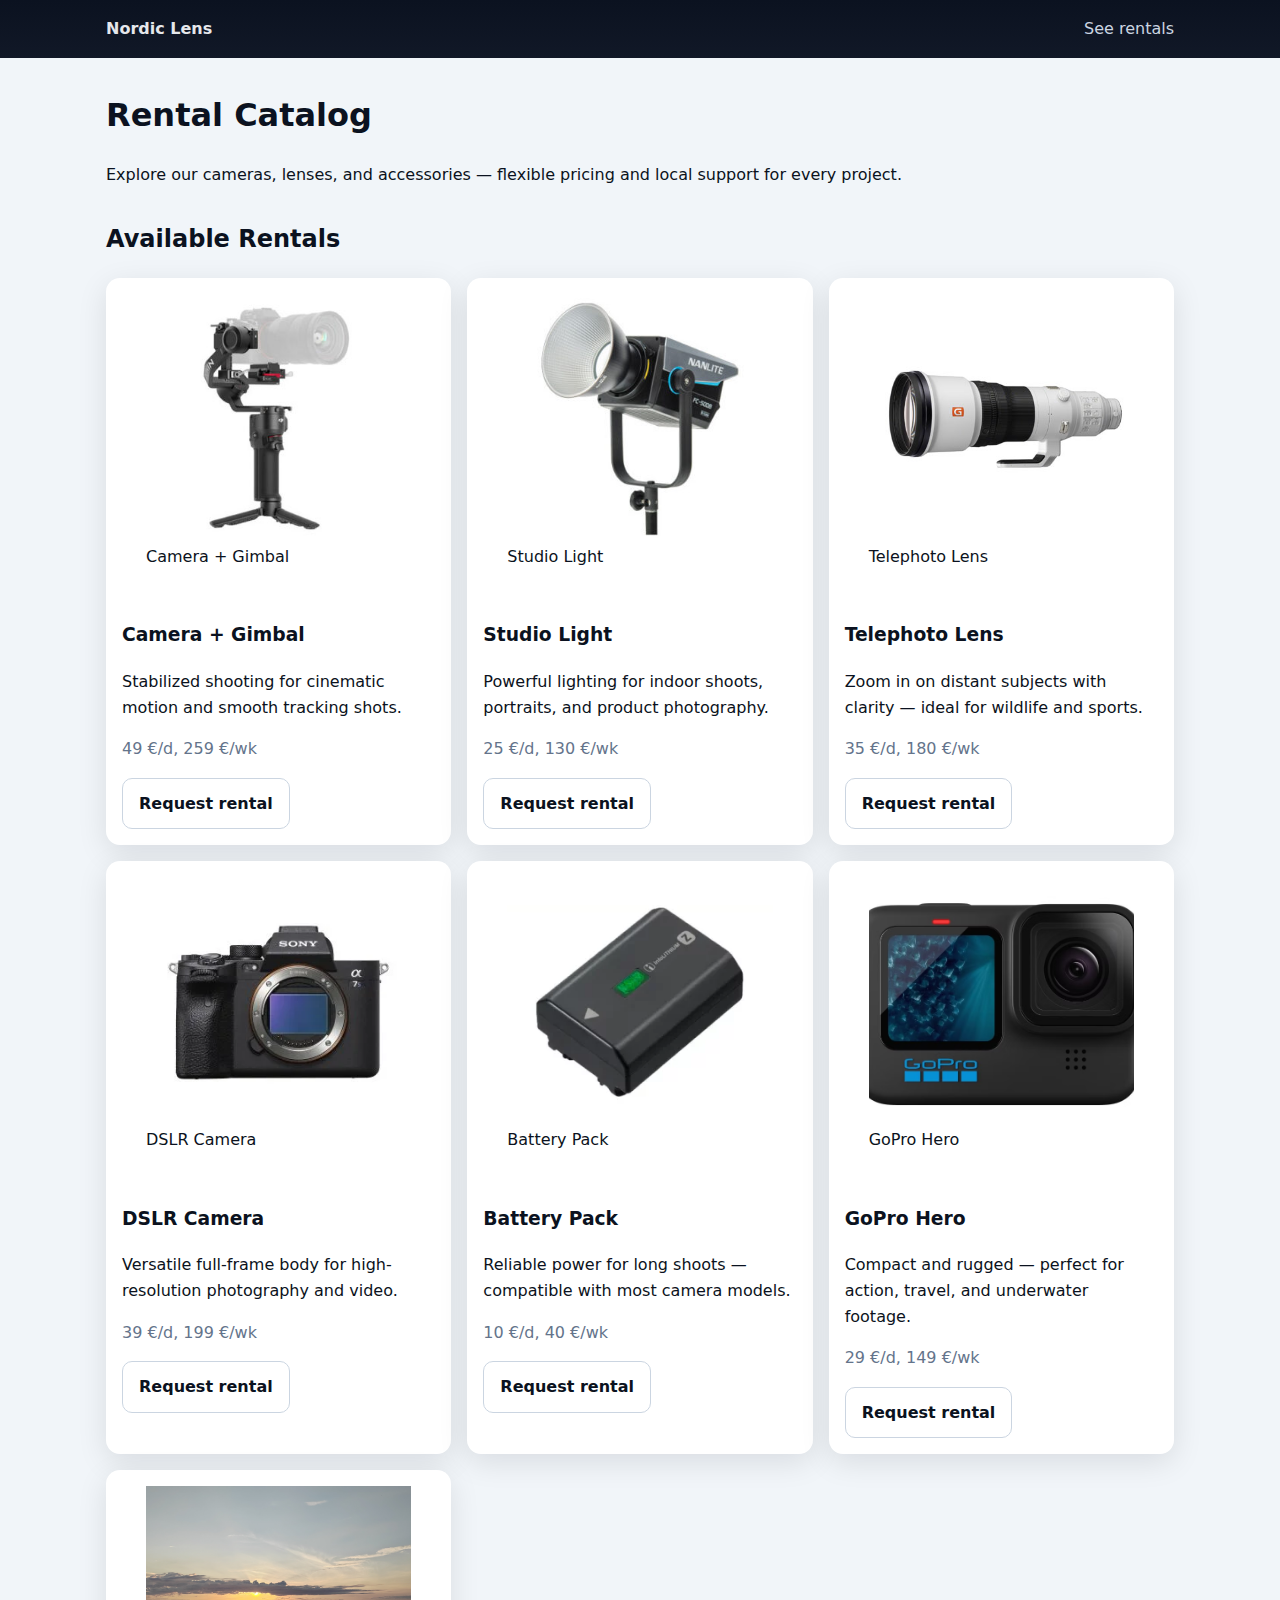
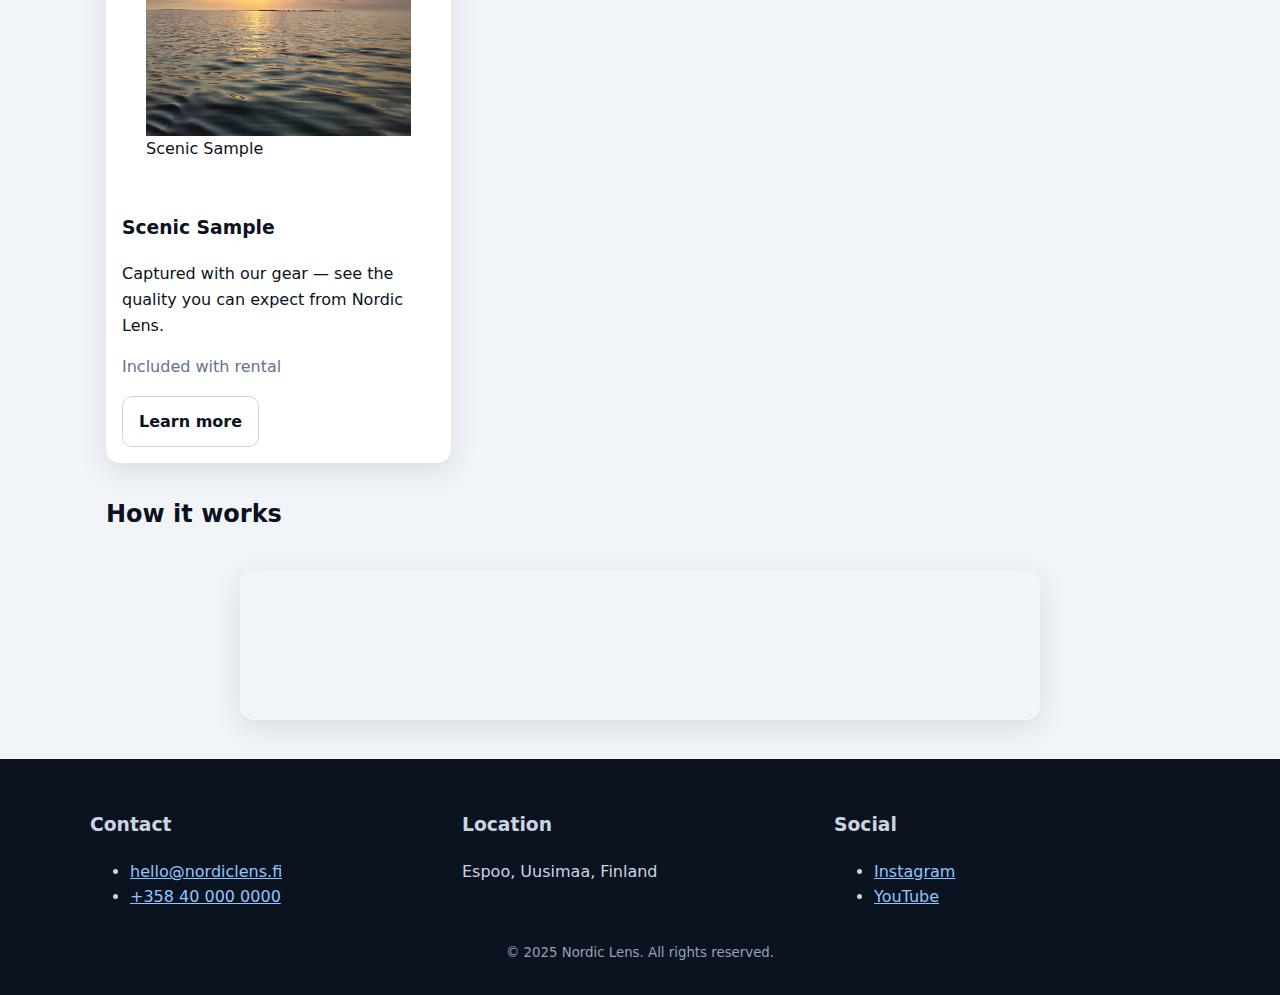
<file: task-j/catalog.html>
<!DOCTYPE html>
<html lang="en">
<head>
  <meta charset="UTF-8" />
  <meta name="viewport" content="width=device-width, initial-scale=1" />
  <title>Nordic Lens — Rental Catalog</title>
  <meta name="description" content="Browse cameras, lenses, and accessories available for rental." />
  <link rel="stylesheet" href="style.css" />
</head>
<body>
 
  <header class="site-header">
    <nav class="nav" aria-label="Primary">
      <a class="logo" href="index.html">Nordic Lens</a>
      <a class="nav-link" href="catalog.html">See rentals</a>
    </nav>
  </header>

  <main>
   
    <section class="about" aria-labelledby="catalog-title">
      <h1 id="catalog-title">Rental Catalog</h1>
      <p>Explore our cameras, lenses, and accessories — flexible pricing and local support for every project.</p>
    </section>

   
    <section class="featured" aria-labelledby="products-title">
      <h2 id="products-title">Available Rentals</h2>
      <div class="cards">
        <article class="card">
          <figure>
            <img src="images/pic5.jpg" alt="Camera mounted on gimbal stabilizer" loading="lazy" />
            <figcaption>Camera + Gimbal</figcaption>
          </figure>
          <div class="card-body">
            <h3>Camera + Gimbal</h3>
            <p>Stabilized shooting for cinematic motion and smooth tracking shots.</p>
            <p class="price">49 €/d, 259 €/wk</p>
            <a class="btn btn-outline" href="#">Request rental</a>
          </div>
        </article>

        <article class="card">
          <figure>
            <img src="images/pic6.jpg" alt="Studio light mounted on stand" loading="lazy" />
            <figcaption>Studio Light</figcaption>
          </figure>
          <div class="card-body">
            <h3>Studio Light</h3>
            <p>Powerful lighting for indoor shoots, portraits, and product photography.</p>
            <p class="price">25 €/d, 130 €/wk</p>
            <a class="btn btn-outline" href="#">Request rental</a>
          </div>
        </article>

        <article class="card">
          <figure>
            <img src="images/pic7.jpg" alt="Telephoto camera lens" loading="lazy" />
            <figcaption>Telephoto Lens</figcaption>
          </figure>
          <div class="card-body">
            <h3>Telephoto Lens</h3>
            <p>Zoom in on distant subjects with clarity — ideal for wildlife and sports.</p>
            <p class="price">35 €/d, 180 €/wk</p>
            <a class="btn btn-outline" href="#">Request rental</a>
          </div>
        </article>

        <article class="card">
          <figure>
            <img src="images/pic8.webp" alt="Professional DSLR camera body" loading="lazy" />
            <figcaption>DSLR Camera</figcaption>
          </figure>
          <div class="card-body">
            <h3>DSLR Camera</h3>
            <p>Versatile full-frame body for high-resolution photography and video.</p>
            <p class="price">39 €/d, 199 €/wk</p>
            <a class="btn btn-outline" href="#">Request rental</a>
          </div>
        </article>

        <article class="card">
          <figure>
            <img src="images/pic9.jpg" alt="Camera battery pack" loading="lazy" />
            <figcaption>Battery Pack</figcaption>
          </figure>
          <div class="card-body">
            <h3>Battery Pack</h3>
            <p>Reliable power for long shoots — compatible with most camera models.</p>
            <p class="price">10 €/d, 40 €/wk</p>
            <a class="btn btn-outline" href="#">Request rental</a>
          </div>
        </article>

        <article class="card">
          <figure>
            <img src="images/pic10.jpg" alt="GoPro action camera" loading="lazy" />
            <figcaption>GoPro Hero</figcaption>
          </figure>
          <div class="card-body">
            <h3>GoPro Hero</h3>
            <p>Compact and rugged — perfect for action, travel, and underwater footage.</p>
            <p class="price">29 €/d, 149 €/wk</p>
            <a class="btn btn-outline" href="#">Request rental</a>
          </div>
        </article>

        <article class="card">
          <figure>
            <img src="images/example.jpg" alt="Sunset over water" loading="lazy" />
            <figcaption>Scenic Sample</figcaption>
          </figure>
          <div class="card-body">
            <h3>Scenic Sample</h3>
            <p>Captured with our gear — see the quality you can expect from Nordic Lens.</p>
            <p class="price">Included with rental</p>
            <a class="btn btn-outline" href="#">Learn more</a>
          </div>
        </article>
      </div>
    </section>

    
   <section class="featured" aria-labelledby="video-title">
      <h2 id="video-title">How it works</h2>
      <div class="video-wrapper" style="max-width: 800px; margin: 0 auto;">
        <iframe width="100%" height="450" src="https://www.youtube.com/embed/TutyeNruYvU?si=8fwbZK9risfK8sYs" 
          title="YouTube video player" frameborder="0" 
          allow="accelerometer; autoplay; clipboard-write; encrypted-media; gyroscope; picture-in-picture; web-share" 
          referrerpolicy="strict-origin-when-cross-origin" allowfullscreen>
        </iframe>
      </div>
    </section>
  </main>

 
  <footer class="site-footer">
    <div class="footer-grid">
      <section aria-labelledby="contact-title">
        <h3 id="contact-title">Contact</h3>
        <ul>
          <li><a href="mailto:hello@nordiclens.fi">hello@nordiclens.fi</a></li>
          <li><a href="tel:+358400000000">+358 40 000 0000</a></li>
        </ul>
      </section>

      <section aria-labelledby="location-title">
        <h3 id="location-title">Location</h3>
        <p>Espoo, Uusimaa, Finland</p>
      </section>

      <section aria-labelledby="social-title">
        <h3 id="social-title">Social</h3>
        <ul>
          <li><a href="#" aria-label="Instagram">Instagram</a></li>
          <li><a href="#" aria-label="YouTube">YouTube</a></li>
        </ul>
      </section>
    </div>
    <small>© 2025 Nordic Lens. All rights reserved.</small>
  </footer>
</body>
</html>
</file>
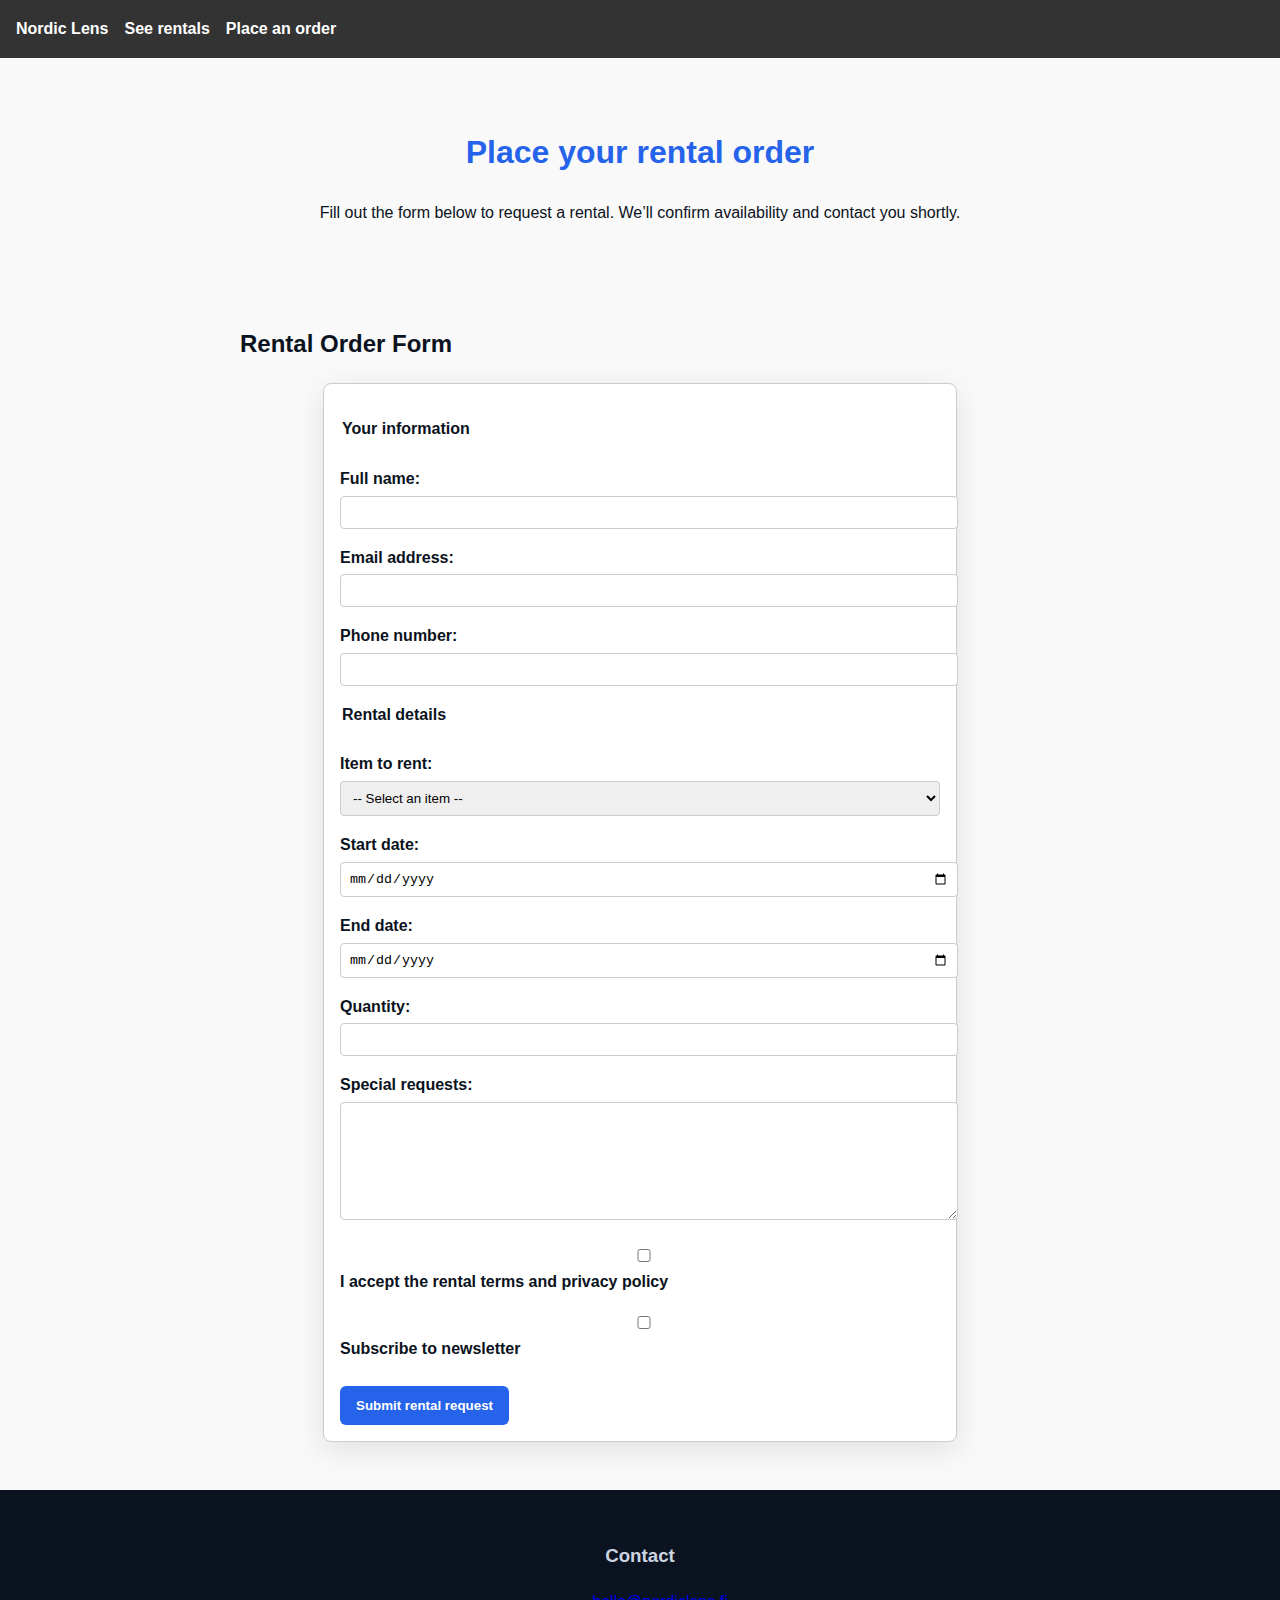
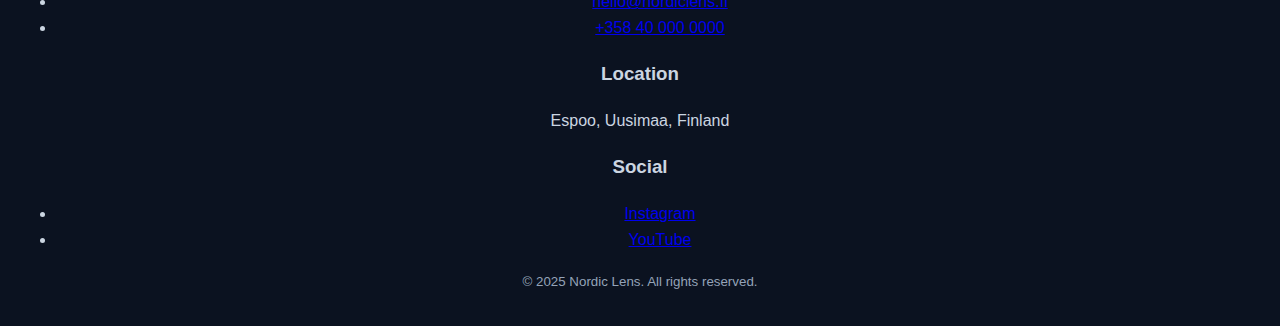
<file: task-k/order.html>
<!DOCTYPE html>
<html lang="en">
<head>
  <meta charset="UTF-8" />
  <meta name="viewport" content="width=device-width, initial-scale=1" />
  <title>Order | Nordic Lens</title>
  <meta name="description" content="Submit a rental order request with Nordic Lens." />
  <link rel="stylesheet" href="style.css" />
</head>
<body>
  
  <header class="site-header">
    <nav class="nav" aria-label="Primary">
      <a class="logo" href="index.html">Nordic Lens</a>
      <a class="nav-link" href="catalog.html">See rentals</a>
      <a class="nav-link" href="task-k/order.html" aria-current="page">Place an order</a>
    </nav>
  </header>

  <main>
    <section class="intro" aria-labelledby="intro-title">
      <h1 id="intro-title">Place your rental order</h1>
      <p>Fill out the form below to request a rental. We’ll confirm availability and contact you shortly.</p>
    </section>

    <section class="order-form" aria-labelledby="form-title">
      <h2 id="form-title">Rental Order Form</h2>
      <form action="index.html" method="get">
        
        <fieldset>
          <legend>Your information</legend>
          <label for="name">Full name:</label>
          <input type="text" id="name" name="name" required />

          <label for="email">Email address:</label>
          <input type="email" id="email" name="email" required />

          <label for="phone">Phone number:</label>
          <input type="tel" id="phone" name="phone" required />
        </fieldset>

        <fieldset>
          <legend>Rental details</legend>
          <label for="item">Item to rent:</label>
          <select id="item" name="item" required>
            <option value="">-- Select an item --</option>
            <option value="sony-a7iv">Sony A7 IV</option>
            <option value="canon-r6">Canon EOS R6</option>
            <option value="gopro-hero9">GoPro Hero 9</option>
          </select>

          <label for="start">Start date:</label>
          <input type="date" id="start" name="start" required />

          <label for="end">End date:</label>
          <input type="date" id="end" name="end" required />

          <label for="quantity">Quantity:</label>
          <input type="number" id="quantity" name="quantity" min="1" max="5" required />
        </fieldset>

        <label for="message">Special requests:</label>
        <textarea id="message" name="message"></textarea>

        <label>
          <input type="checkbox" name="terms" required />
          I accept the rental terms and privacy policy
        </label>

        <label>
          <input type="checkbox" name="newsletter" />
          Subscribe to newsletter
        </label>

        <button type="submit" class="btn btn-primary">Submit rental request</button>
      </form>
    </section>
  </main>

  <footer class="site-footer">
    <div class="footer-grid">
      <section aria-labelledby="contact-title">
        <h3 id="contact-title">Contact</h3>
        <ul>
          <li><a href="mailto:hello@nordiclens.fi">hello@nordiclens.fi</a></li>
          <li><a href="tel:+358400000000">+358 40 000 0000</a></li>
        </ul>
      </section>
      <section aria-labelledby="location-title">
        <h3 id="location-title">Location</h3>
        <p>Espoo, Uusimaa, Finland</p>
      </section>
      <section aria-labelledby="social-title">
        <h3 id="social-title">Social</h3>
        <ul>
          <li><a href="#" aria-label="Instagram">Instagram</a></li>
          <li><a href="#" aria-label="YouTube">YouTube</a></li>
        </ul>
      </section>
    </div>
    <small>© 2025 Nordic Lens. All rights reserved.</small>
  </footer>
</body>
</html>
</file>
<file: task-j/style.css>
* { box-sizing: border-box; }
html, body { margin: 0; padding: 0; }
:root {
  --bg: #0b1220;
  --text: #0b1220;
  --muted: #64748b;
  --light: #f1f5f9;
  --surface: #ffffff;
  --primary: #2563eb;
  --radius: 14px;
  --shadow: 0 8px 30px rgba(2, 8, 23, 0.1);
}
body {
  font-family: system-ui, -apple-system, Segoe UI, Roboto, Inter, Arial, sans-serif;
  color: var(--text);
  background: var(--light);
  line-height: 1.6;
}

.site-header { background: linear-gradient(180deg, #0b1220, #111827); color: #e5e7eb; }
.nav {
  max-width: 1100px;
  margin: 0 auto;
  padding: 1rem;
  display: flex;
  align-items: center;
  justify-content: space-between;
}
.logo { color: #e5e7eb; text-decoration: none; font-weight: 700; }
.nav-link { color: #cbd5e1; text-decoration: none; margin-left: 1rem; }
.nav-link:hover { color: #fff; }

.hero {
  max-width: 1100px;
  margin: 0 auto;
  padding: 2rem 1rem;
  display: grid;
  grid-template-columns: 1.1fr 0.9fr;
  gap: 2rem;
}
.hero h1 { color: #fff; font-size: clamp(2rem, 4vw, 3rem); margin: 0 0 0.5rem; }
.hero p { color: #cbd5e1; margin: 0 0 1rem; }
.hero-media img { width: 100%; height: auto; border-radius: var(--radius); box-shadow: var(--shadow); }
.hero-media figcaption { color: #9ca3af; font-size: 0.9rem; margin-top: 0.5rem; }

.btn {
  display: inline-block;
  text-decoration: none;
  padding: 0.75rem 1rem;
  border-radius: 10px;
  font-weight: 600;
}
.btn-primary { background: var(--primary); color: #fff; }
.btn-primary:hover { background: #1d4ed8; }
.btn-outline { border: 1px solid #cbd5e1; color: var(--text); background: #fff; }
.btn-outline:hover { border-color: #94a3b8; }

.about, .featured, .benefits, .cta {
  max-width: 1100px;
  margin: 2rem auto;
  padding: 0 1rem;
}

.cards {
  display: grid;
  grid-template-columns: repeat(3, 1fr);
  gap: 1rem;
}
.card {
  background: var(--surface);
  border-radius: var(--radius);
  box-shadow: var(--shadow);
  overflow: hidden;
}
.card img { width: 100%; height: 250px; object-fit: cover; display: block; }
.card-body { padding: 1rem; }
.price { color: var(--muted); }

.benefit-list {
  display: grid;
  grid-template-columns: repeat(3, 1fr);
  gap: 1rem;
  list-style: none;
  padding: 0;
}
.benefit-list li { background: var(--surface); border-radius: var(--radius); padding: 1rem; box-shadow: var(--shadow); }
.benefit-list h3 { margin: 0.2rem 0; }

.cta { text-align: center; }
.cta p { color: var(--muted); }

form {
  max-width: 600px;
  margin: 2rem auto;
  padding: 1rem;
  background: var(--surface);
  border-radius: var(--radius);
  box-shadow: var(--shadow);
}
form label {
  display: block;
  margin-top: 1rem;
  font-weight: 600;
}
form input,
form select,
form textarea {
  width: 100%;
  padding: 0.5rem;
  margin-top: 0.25rem;
  border: 1px solid #cbd5e1;
  border-radius: 6px;
}
form textarea { min-height: 100px; }
form button { margin-top: 1.5rem; }

.site-footer { background: #0b1220; color: #cbd5e1; padding: 2rem 1rem; }
.footer-grid {
  max-width: 1100px;
  margin: 0 auto 1rem;
  display: grid;
  grid-template-columns: repeat(3, 1fr);
  gap: 1rem;
}
.site-footer a { color: #93c5fd; }
.site-footer small { display: block; text-align: center; color: #94a3b8; }

video, iframe {
  border-radius: var(--radius);
  box-shadow: var(--shadow);
  margin-top: 1rem;
  max-width: 100%;
  height: auto;
}

@media (max-width: 900px) {
  .hero { grid-template-columns: 1fr; }
  .cards, .benefit-list, .footer-grid { grid-template-columns: 1fr; }
}
</file>
<file: task-k/style.css>
body {
  font-family: Arial, sans-serif;
  margin: 0;
  padding: 0;
  line-height: 1.6;
  background-color: #f9f9f9;
  color: #0b1220;
}

.nav {
  background: #333;
  padding: 1rem;
  display: flex;
  justify-content: flex-start;
  align-items: center;
}
.nav a {
  color: white;
  margin-right: 1rem;
  text-decoration: none;
  font-weight: 600;
}
.nav a:hover {
  text-decoration: underline;
}

.btn {
  display: inline-block;
  text-decoration: none;
  padding: 0.75rem 1rem;
  border-radius: 6px;
  font-weight: 600;
}
.btn-primary {
  background: #2563eb;
  color: #fff;
}
.btn-primary:hover {
  background: #1d4ed8;
}
.btn-outline {
  border: 1px solid #cbd5e1;
  color: #0b1220;
  background: #fff;
}
.btn-outline:hover {
  border-color: #94a3b8;
}

.intro {
  max-width: 800px;
  margin: 2rem auto;
  padding: 1rem;
  text-align: center;
}
.intro h1 {
  color: #2563eb;
}

.order-form {
  max-width: 800px;
  margin: 2rem auto;
  padding: 1rem;
}
form {
  max-width: 600px;
  margin: 0 auto;
  padding: 1rem;
  background: white;
  border: 1px solid #ccc;
  border-radius: 8px;
  box-shadow: 0 8px 30px rgba(2, 8, 23, 0.1);
}
form fieldset {
  border: none;
  margin: 1rem 0;
  padding: 0;
}
form legend {
  font-weight: bold;
  margin-bottom: 0.5rem;
}
form label {
  display: block;
  margin-top: 1rem;
  font-weight: bold;
}
form input,
form select,
form textarea {
  width: 100%;
  padding: 0.5rem;
  margin-top: 0.25rem;
  border: 1px solid #ccc;
  border-radius: 4px;
}
form textarea {
  min-height: 100px;
}
form button {
  margin-top: 1.5rem;
  padding: 0.75rem;
  background: #2563eb;
  color: white;
  border: none;
  border-radius: 4px;
  cursor: pointer;
}
form button:hover {
  background: #1d4ed8;
}

.site-footer {
  background: #0b1220;
  color: #cbd5e1;
  padding: 2rem 1rem;
  text-align: center;
}
.site-footer small {
  color: #94a3b8;
}
</file>
